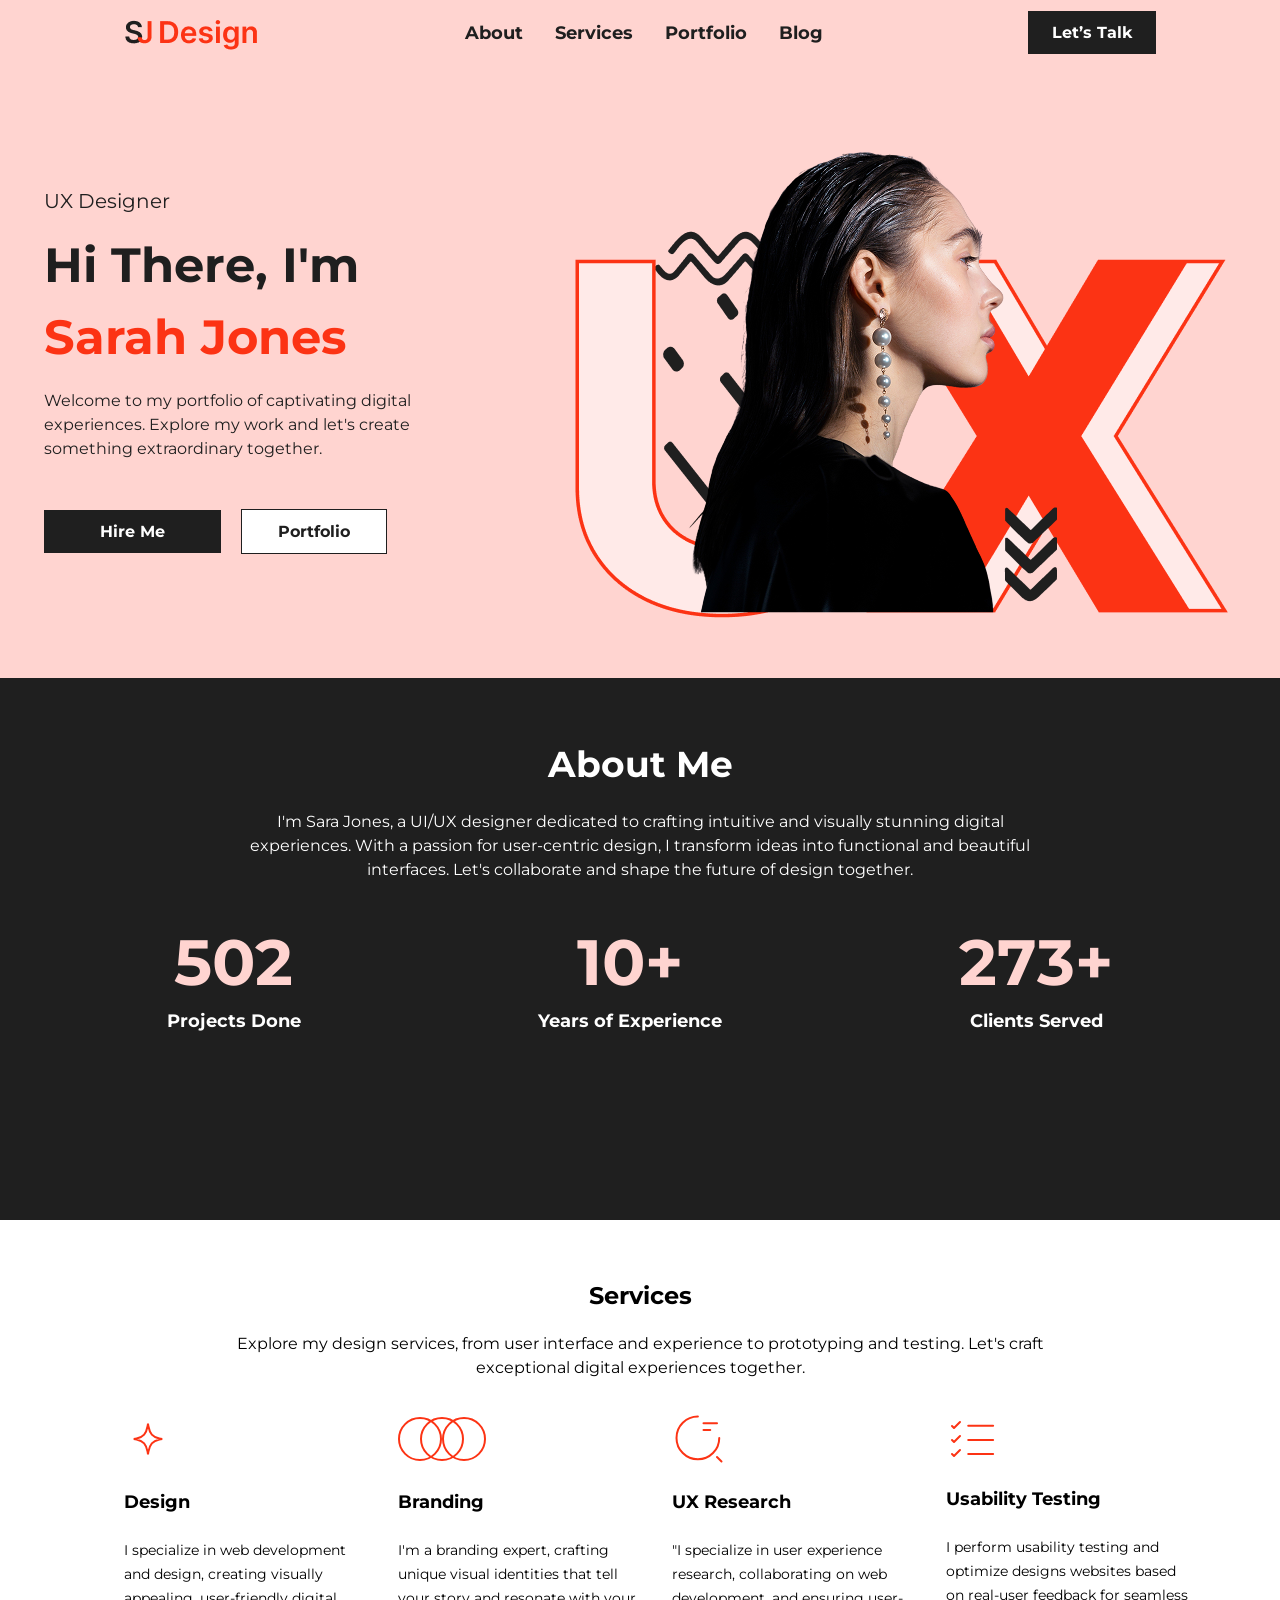
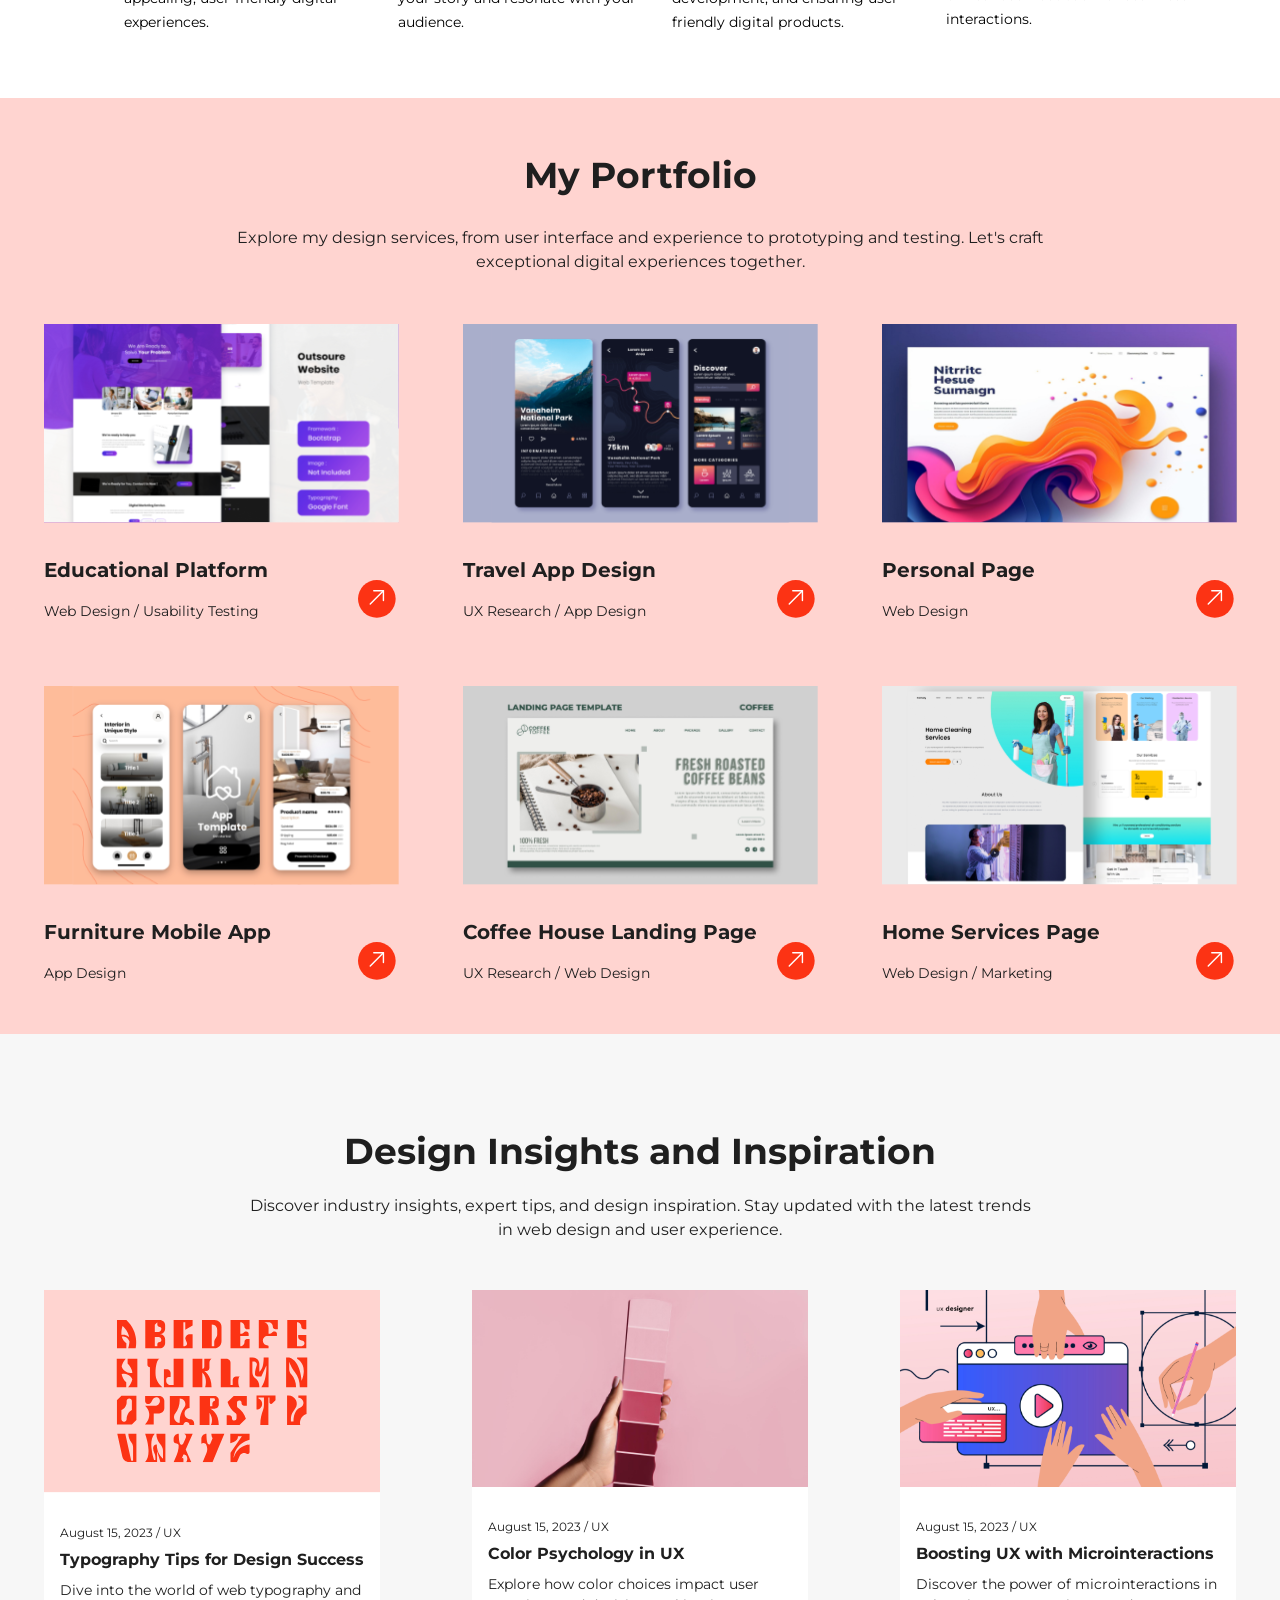
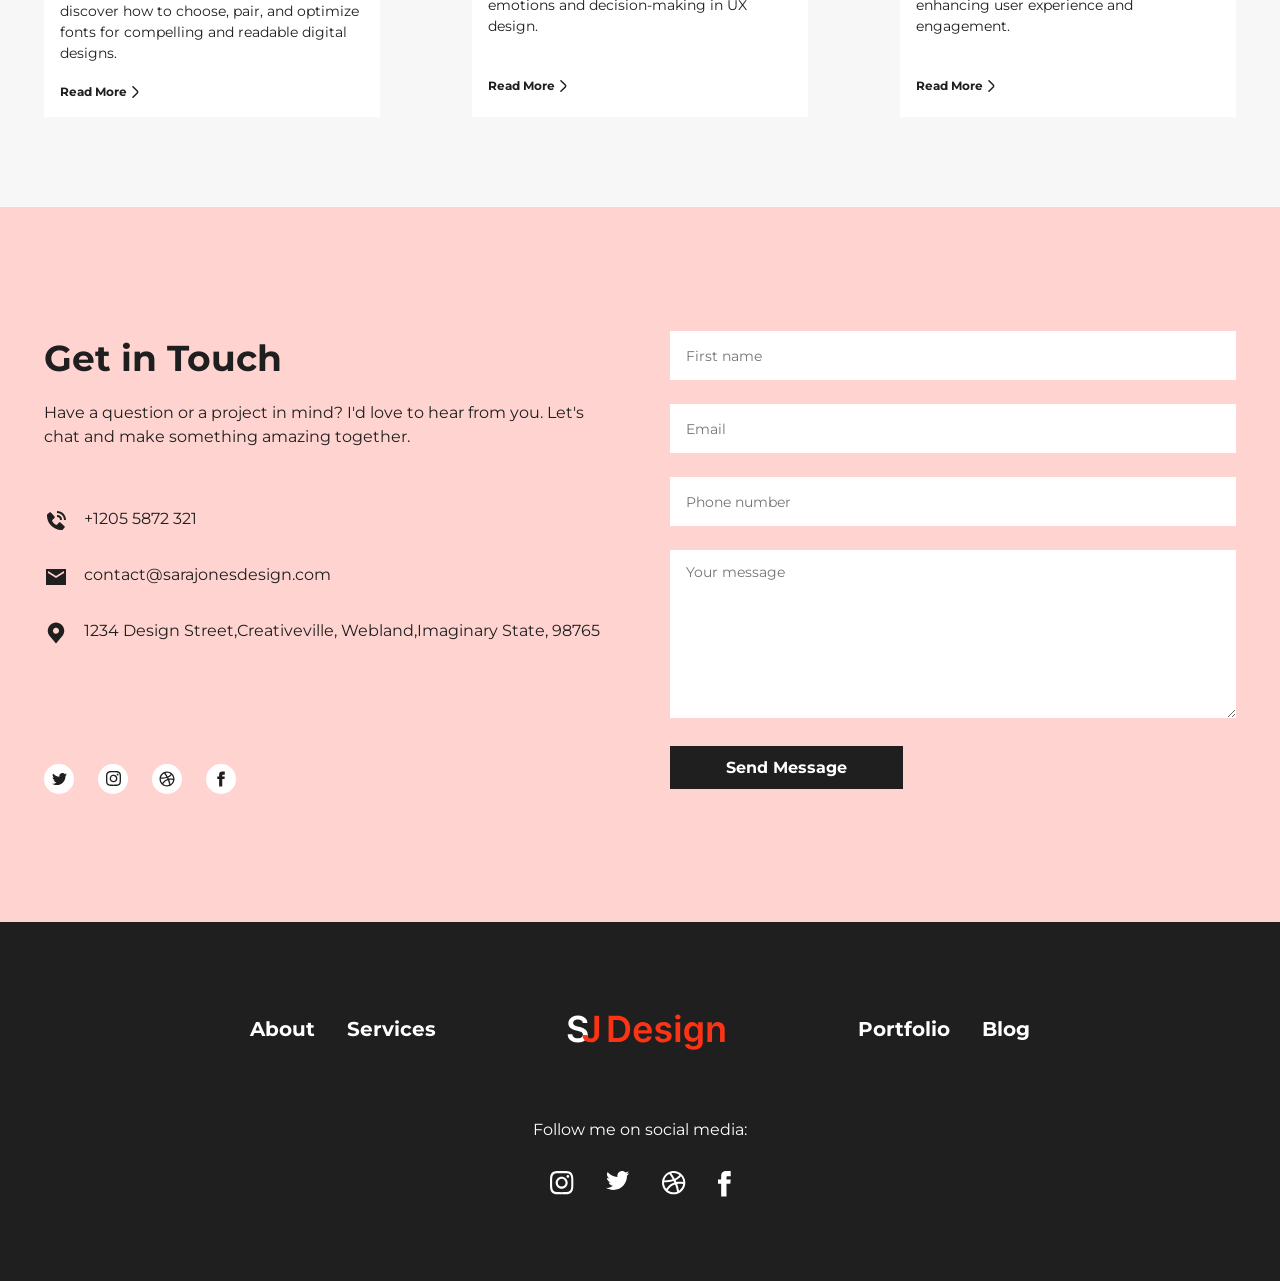
<file: index.html>
<!DOCTYPE html>
<html lang="pt-BR">

<head>
    <meta charset="UTF-8">
    <meta name="viewport" content="width=device-width, initial-scale=1.0">
    <meta name="keywords" content="HTML and CSS">
    <meta name="description" content="Projeto em grupo curso de desenvolvedor Front-end SENAI">
    <meta name="author"
        content="Henrique Picoli Belato, João Vitor Aguiar, Julio Alves dos Santos and Wesley Isidório da Silva">

    <link rel="preconnect" href="https://fonts.googleapis.com">
    <link rel="preconnect" href="https://fonts.gstatic.com" crossorigin>
    <link href="https://fonts.googleapis.com/css2?family=Montserrat:ital,wght@0,100..900;1,100..900&display=swap"
        rel="stylesheet">

    <link rel="stylesheet" href="./src/styles/style.css">
    <link rel="shortcut icon" href="./src/assets/images/Logo.svg" type="image/x-icon">

    <title>SJ Design</title>
</head>

<body>

    <header>
        <img src="./src/assets/images/Logo.png" alt="logo">

        <nav class="nav-header">
            <ul>
                <li><a href="" class="nav-header-item">About</a></li>
                <li><a href="" class="nav-header-item">Services</a></li>
                <li><a href="" class="nav-header-item">Portfolio</a></li>
                <li><a href="" class="nav-header-item">Blog</a></li>
            </ul>
        </nav>

        <nav class="container-btn-header">
            <a href="" class="btn-header-talk">Let’s Talk</a>

        </nav>
    </header>

    <main>

        <div class="content-main">

            <div class="container-main">

                <span class="span-main">UX Designer</span>

                <h1>Hi There, I'm
                    <span class="span-h1">Sarah Jones</span>
                </h1>

                <p>Welcome to my portfolio of captivating digital experiences. Explore my work and let's create
                    something extraordinary together.</p>

            </div>

            <nav class="nav-main">

                <a href="" class="btn-main-hire">Hire Me</a>
                <a href="" class="btn-main-portfolio">Portfolio</a>

            </nav>

        </div>

        <img src="./src/assets/images/image Sarah JOnes.png" alt="sarah Jones picture">

    </main>

    <section class="section-about">

        <div class="about-container">
            <div class="about-content">


                <h2>About Me</h2>

                <p>I'm Sara Jones, a UI/UX designer dedicated to crafting intuitive and visually stunning digital
                    experiences.
                    With
                    a passion for user-centric design, I transform ideas into functional and beautiful interfaces. Let's
                    collaborate
                    and shape the future of design together.</p>
            </div>

            <div class="about-numbers">
                <div class="about-numbers-card">

                    <h3>502</h3>
                    <p>Projects Done</p>
                    </h3>
                </div>
                <div class="about-numbers-card">
                    <h3>10+</h3>
                    <p>Years of Experience</p>
                    </h3>
                </div>
                <div class="about-numbers-card">
                    <h3>273+</h3>
                    <p>Clients Served</p>
                    </h3>
                </div>
            </div>

        </div>
    </section>

    <section class="section-services">
        <div class="services-container">
            <div class="services-content">
                <h2>Services</h2>
                <p>Explore my design services, from user interface and experience to prototyping and testing. Let's
                    craft exceptional digital experiences together.</p>
            </div>

            <div class="services-container-card">
                <div class="services-card-content">
                    <img class="icon-services" src="./src/assets/images/Vector.svg" alt="">
                    <h3>Design</h3>
                    <p>I specialize in web development and design, creating visually appealing, user-friendly
                        digital experiences.</p>
                </div>


                <div class="services-card-content">
                    <img class="icon-services" src="./src/assets/images/branding.svg" alt="">
                    <h3>Branding</h3>
                    <p>I'm a branding expert, crafting unique visual identities that tell your story and
                        resonate with your audience.</p>
                </div>


                <div class="services-card-content">
                    <img class="icon-services" src="./src/assets/images/ux research.svg" alt="">
                    <h3>UX Research</h3>
                    <p>"I specialize in user experience research, collaborating on web development, and ensuring
                        user-friendly digital products.</p>
                </div>

                <div class="services-card-content">
                    <img class="icon-services" src="./src/assets/images/task.svg" alt="">
                    <h3>Usability Testing</h3>
                    <p>I perform usability testing and optimize designs websites based on real-user feedback for
                        seamless interactions.</p>
                </div>
            </div>
        </div>
    </section>

    <section class="section-portfolio">

        <div class="content-portfolio">

            <h2>My Portfolio</h2>

            <p>Explore my design services, from user interface and experience to prototyping and testing. Let's craft
                exceptional digital experiences together.</p>

        </div>

        <div class="container-portfolio">

            <div class="card-portfolio">

                <img src="./src/assets/images/educational_platform.svg" alt="Educational Platform" loading="lazy">

                <div class="content-card-portfolio">

                    <div class="description-card-portfolio">

                        <h3>Educational Platform</h3>

                        <p>Web Design / Usability Testing</p>

                    </div>

                    <a href="" class="btn-portfolio"><img src="./src/assets/images/btn-portfolio.svg" alt="Enviar"></a>

                </div>

            </div>

            <div class="card-portfolio">

                <img src="./src/assets/images/travel_app_design.svg" alt="Travel App Design" loading="lazy">

                <div class="content-card-portfolio">

                    <div class="description-card-portfolio">

                        <h3>Travel App Design</h3>

                        <p>UX Research / App Design </p>

                    </div>

                    <a href="" class="btn-portfolio"><img src="./src/assets/images/btn-portfolio.svg" alt="Enviar"></a>

                </div>

            </div>

            <div class="card-portfolio">

                <img src="./src/assets/images/personal_page.svg" alt="Personal Page" loading="lazy">

                <div class="content-card-portfolio">

                    <div class="description-card-portfolio">

                        <h3>Personal Page</h3>

                        <p>Web Design</p>

                    </div>

                    <a href="" class="btn-portfolio"><img src="./src/assets/images/btn-portfolio.svg" alt="Enviar"></a>

                </div>

            </div>

            <div class="card-portfolio">

                <img src="./src/assets/images/furniture_mobile_app.svg" alt="Furniture Mobile App" loading="lazy">

                <div class="content-card-portfolio">

                    <div class="description-card-portfolio">

                        <h3>Furniture Mobile App</h3>

                        <p>App Design </p>

                    </div>

                    <a href="" class="btn-portfolio"><img src="./src/assets/images/btn-portfolio.svg" alt="Enviar"></a>

                </div>

            </div>

            <div class="card-portfolio">

                <img src="./src/assets/images/coffee_house_landing_page.svg" alt="Coffee House Landing Page"
                    loading="lazy">

                <div class="content-card-portfolio">

                    <div class="description-card-portfolio">

                        <h3>Coffee House Landing Page</h3>

                        <p>UX Research / Web Design </p>

                    </div>

                    <a href="" class="btn-portfolio"><img src="./src/assets/images/btn-portfolio.svg" alt="Enviar"></a>

                </div>

            </div>

            <div class="card-portfolio">

                <img src="./src/assets/images/home_services_page.svg" alt="Home Services Page" loading="lazy">

                <div class="content-card-portfolio">

                    <div class="description-card-portfolio">

                        <h3>Home Services Page</h3>

                        <p>Web Design / Marketing</p>

                    </div>

                    <a href="" class="btn-portfolio"><img src="./src/assets/images/btn-portfolio.svg" alt="Enviar"></a>

                </div>

            </div>

        </div>

    </section>

    <section class="section-desing">

        <div class="content-design">

            <h2>Design Insights and Inspiration</h2>

            <p>Discover industry insights, expert tips, and design inspiration. Stay updated with the latest trends in
                web design and user experience.</p>

        </div>

        <div class="container-design">

            <div class="card-design">

                <img src="./src/assets/images/typography.svg" alt="Typography Tips for Design Success" loading="lazy">

                <div class="content-card-design">

                    <div class="group-card-design">

                        <span class="date-design">August 15, 2023 / UX</span>

                        <h3>Typography Tips for Design Success</h3>

                        <p>Dive into the world of web typography and discover how to choose, pair, and optimize fonts
                            for compelling and readable digital designs.</p>

                    </div>

                    <a href="" class="read-more-design">
                        Read More
                        <img src="./src/assets/images/arrow-design.svg" alt="Ler mais" class="arrow-design">
                    </a>

                </div>

            </div>

            <div class="card-design">

                <img src="./src/assets/images/color_psy.svg" alt="Color Psychology in UX" loading="lazy">

                <div class="content-card-design">

                    <div class="group-card-design">

                        <span class="date-design">August 15, 2023 / UX</span>

                        <h3>Color Psychology in UX</h3>

                        <p>Explore how color choices impact user emotions and decision-making in UX design.</p>

                    </div>

                    <a href="" class="read-more-design">
                        Read More
                        <img src="./src/assets/images/arrow-design.svg" alt="Ler mais" class="arrow-design">
                    </a>

                </div>

            </div>

            <div class="card-design">

                <img src="./src/assets/images/boosting_ux.svg" alt="Boosting UX with Microinteractions" loading="lazy">

                <div class="content-card-design">

                    <div class="group-card-design">

                        <span class="date-design">August 15, 2023 / UX</span>

                        <h3>Boosting UX with Microinteractions</h3>

                        <p>Discover the power of microinteractions in enhancing user experience and engagement.</p>

                    </div>

                    <a href="" class="read-more-design">
                        Read More
                        <img src="./src/assets/images/arrow-design.svg" alt="Ler mais" class="arrow-design">
                    </a>

                </div>

            </div>

        </div>

    </section>

    <section class="section-contact">
        <div class="container-contact">
            <div class="content-contact">
                <h2>Get in Touch</h2>
                <p>Have a question or a project in mind? I'd love to hear from you. Let's chat and make something
                    amazing together.</p>
            </div>

            <div class="contact-js-design">
                <div class="js-design">
                    <div class="contact">
                        <img src="./src/assets/images/bxs_phone-call.svg" alt=" phone call image">
                        <div class="js-design">
                            <p>+1205 5872 321</p>
                        </div>
                    </div>
                    <div class="contact">
                        <img src="./src/assets/images/ic_sharp-email.svg" alt="Email image">
                        <div class="js-design">
                            <p>contact@sarajonesdesign.com</p>
                        </div>
                    </div>
                    <div class="contact">
                        <img src="./src/assets/images/carbon_location-filled.svg" alt="filder image">
                        <div class="js-design">
                            <p>1234 Design Street,Creativeville, Webland,Imaginary State, 98765</p>
                        </div>
                    </div>
                </div>
                <div class="social-midia">
                    <a href=""><img src="./src/assets/images/Group 1000001749.svg" alt=""></a>
                    <a href=""><img src="./src/assets/images/Group 1000001750 (1).svg" alt=""></a>
                    <a href=""><img src="./src/assets/images/Frame 110.svg" alt=""></a>
                    <a href=""><img src="./src/assets/images/Frame 109.svg" alt=""></a>
                </div>
            </div>
        </div>
        <div class="conatiner-email">
            <input type="text" placeholder="First name" required>
            <input type="text" placeholder="Email" required>
            <input type="text" placeholder="Phone number" required>

            <div class="active-email">
                <textarea name="" id="" placeholder="Your message" required></textarea>
            </div>

            <div class="send">
                <button type="submit">Send Message</button>
            </div>
        </div>
    </section>

    <footer>
        <div class="conatiner-footer">
            <div class="container-follow-us">
                <div class="content-footer">
                    <a href="">About</a>
                    <a href="">Services</a>
                </div>
                <img src="./src/assets/images/Logo.svg" alt="company logo sj design">
                <div class="content-footer">
                    <a href="">Portfolio</a>
                    <a href="">Blog</a>
                </div>
            </div>
            <div class="conteiner-social-midia-footer">
                <div class="content-social-midia-footer">
                    <p>Follow me on social media:</p>
                </div>
                <div class="footer-midia-social">
                    <a href=""><img src="./src/assets/images/Instagram.svg" alt="logo Instagram"></a>
                    <a href=""><img src="./src/assets/images/Twitter.svg" alt="logo Twitter"></a>
                    <a href=""><img src="./src/assets/images/Dribbble.svg" alt="logo Dribbble"></a>
                    <a href=""><img src="./src/assets/images/Facebook.svg" alt="logo Facebook"></a>
                </div>
            </div>
        </div>
    </footer>

</body>

</html>
</file>
<file: src/styles/style.css>
@import url(global.css);

header {
    display: flex;
    justify-content: space-between;
    align-items: center;
    padding: 10px 124px;
    background-color: var(--color-pink);
}

.nav-header ul {
    display: flex;
    gap: 32px;
    list-style: none;
}

.nav-header-item {
    font-size: var(--font-size-b-large);
    font-family: var(--font-family-montserrat);
    font-weight: bold;
    color: var(--color-dark);
    text-decoration: none;
    transition: 0.5s;
}

.nav-header-item:hover {
    color: var(--color-red);
}

.btn-header-talk {
    color: var(--color-white);
    background-color: var(--color-dark);
    padding: 12px 24px;
    font-family: var(--font-family-montserrat);
    font-size: var(--font-size-b-medium);
    font-weight: bold;
    text-decoration: none;
    transition: 0.3s;
}

.btn-header-talk:hover {
    background-color: var(--color-red);
    border-radius: 25px;
}

.nav-header ul li {
    transition: 0.5s;
}

.nav-header ul li:hover {
    transform: scale(1.02);
}

main {
    display: flex;
    justify-content: center;
    align-items: center;
    padding: 60px 124px;
    gap: 48px;
    background-color: var(--color-pink);
}

.content-main {
    display: flex;
    flex-direction: column;
    gap: 48px;
}

.container-main {
    display: flex;
    flex-direction: column;
    gap: 16px;

}

.span-main {
    display: flex;
    align-self: self-start;
    color: var(--color-dark);
    font-family: var(--font-family-montserrat);
    font-size: var(--font-size-b-xlarge);

}

h1 {
    color: var(--color-dark);
    font-family: var(--font-family-montserrat);
    font-weight: bold;
    font-size: var(--font-size-heading2);
    width: 457px;
    line-height: 150%;
}

.span-h1 {
    color: var(--color-red);
}

.container-main p {
    color: var(--color-dark);
    font-family: var(--font-family-montserrat);
    font-size: var(--font-size-b-medium);
    width: 457px;
    line-height: 150%;
}

.nav-main {
    display: flex;
    align-items: center;
    gap: 20px;
}

.btn-main-hire {
    background-color: var(--color-dark);
    font-family: var(--font-family-montserrat);
    font-size: var(--font-size-b-medium);
    font-weight: bold;
    color: var(--color-white);
    text-decoration: none;
    gap: 20px;
    padding: 12px 56px;
    transition: 0.3s;
}

.btn-main-hire:hover {
    background-color: var(--color-red);
}

.btn-main-portfolio {
    background-color: var(--color-white);
    font-family: var(--font-family-montserrat);
    font-size: var(--font-size-b-medium);
    font-weight: bold;
    color: var(--color-dark);
    text-decoration: none;
    gap: 20px;
    padding: 12px 36px;
    border: 1px solid var(--color-dark);
    transition: 0.3s;
}

.btn-main-portfolio:hover {
    background-color: var(--color-dark);
    color: var(--color-white);
}

.section-about {
    padding: 64px 80px 188px;
    background-color: var(--color-dark);
    display: flex;
    flex-direction: column;
    gap: 32px;
}

.about-container {
    display: flex;
    flex-direction: column;
    gap: 32px;
}

.about-content {
    font-family: var(--font-family-montserrat);
    color: var(--color-white);
    display: flex;
    justify-content: center;
    text-align: center;
    align-items: center;
    flex-direction: column;
    gap: 24px;
}

.about-content h2 {
    font-weight: bold;
    font-size: var(--font-size-heading3);
}

.about-content p {
    width: 810px;
    font-size: var(--font-size-b-medium);
    line-height: 150%;
}

.about-numbers {
    font-family: var(--font-family-montserrat);
    display: flex;
    align-items: center;
    justify-content: space-around;
    text-align: center;
    gap: 64px;
}

.about-numbers-card h3 {
    font-size: var(--font-size-heading1);
    font-weight: bold;
    color: var(--color-pink);
    line-height: 150%;
}

.about-numbers-card p {
    color: var(--color-white);
    font-size: var(--font-size-b-large);
    font-weight: bold;
}

.section-services {
    padding: 64px 124px;
    line-height: 150%;
}

.services-container {
    display: flex;
    flex-direction: column;
    gap: 32px;
}

.services-content {
    display: flex;
    text-align: center;
    align-items: center;
    justify-content: center;
    flex-direction: column;
    gap: 24px;
    font-family: var(--font-family-montserrat);
}


.services-content p {
    width: 810px;
    line-height: 150%;
}

.services-container-card {
    display: flex;
    justify-content: space-between;
    align-items: center;
    font-family: var(--font-family-montserrat);
    gap: 32px;
}


.services-card-content {
    display: flex;
    flex-direction: column;
    gap: 24px;
}

.services-card-content h3 {
    font-size: var(--font-size-b-large);
    font-weight: bold;
}

.services-card-content p {
    width: 242px;
    font-size: var(--font-size-b-small);
}

.icon-services {
    align-self: self-start;
}

.section-portfolio {
    display: flex;
    flex-direction: column;
    align-items: center;
    gap: 50px;
    padding: 50px 124px;
    background-color: var(--color-pink);
}

.content-portfolio {
    display: flex;
    flex-direction: column;
    align-items: center;
    gap: 24px;
    text-align: center;
}

.content-portfolio h2 {
    color: var(--color-dark);
    font-family: var(--font-family-montserrat);
    font-size: var(--font-size-heading3);
    font-weight: bold;
    line-height: 150%;
}

.content-portfolio p {
    width: 810px;
    color: var(--color-dark);
    font-family: var(--font-family-montserrat);
    font-size: var(--font-size-b-medium);
    line-height: 150%;
}

.container-portfolio {
    display: grid;
    grid-template-columns: repeat(3, 2fr);
    gap: 64px;
}

.card-portfolio {
    display: flex;
    flex-direction: column;
    gap: 32px;
    transition: 0.5s;
}

.card-portfolio:hover {
    transform: translateY(-5px);
    box-shadow: 2px 1px 5px 0 var(--color-red);
}

.content-card-portfolio {
    display: flex;
    justify-content: space-between;
    align-items: flex-end;
    padding: 0 3px 0 0;
}

.description-card-portfolio {
    display: flex;
    flex-direction: column;
    gap: 16px;
}

.description-card-portfolio h3 {
    color: var(--color-dark);
    font-family: var(--font-family-montserrat);
    font-size: var(--font-size-b-xlarge);
    font-weight: bold;
    line-height: 150%;
}

.description-card-portfolio p {
    color: var(--color-dark);
    font-family: var(--font-family-montserrat);
    font-size: var(--font-size-b-small);
    line-height: 150%;
}

.btn-portfolio {
    transition: 0.5s;
}

.btn-portfolio:hover {
    transform: translate(3px, -3px);
}

.section-desing {
    display: flex;
    flex-direction: column;
    align-items: center;
    gap: 48px;
    padding: 90px 124px;
    background-color: var(--color-grey);
}

.content-design {
    display: flex;
    flex-direction: column;
    align-items: center;
    gap: 16px;
    text-align: center;
}

.content-design h2 {
    color: var(--color-dark);
    font-family: var(--font-family-montserrat);
    font-size: var(--font-size-heading3);
    font-weight: bold;
    line-height: 150%;
}

.content-design p {
    width: 799px;
    color: var(--color-dark);
    font-family: var(--font-family-montserrat);
    font-size: var(--font-size-b-medium);
    line-height: 150%;
}

.container-design {
    display: flex;
    justify-content: space-between;
    width: 1192px;
}

.card-design {
    display: flex;
    flex-direction: column;
    gap: 32px;
    background-color: var(--color-white);
    transition: 0.5s;
}

.card-design:hover {
    transform: scale(1.01);
    box-shadow: 0 0 5px 0 var(--color-m-grey);
}

.content-card-design {
    display: flex;
    flex-direction: column;
    align-items: flex-start;
    justify-content: space-between;
    padding: 0px 16px 16px 16px;
    height: 192px;
}

.group-card-design {
    display: flex;
    flex-direction: column;
    gap: 8px;
}

.date-design {
    color: var(--color-dark);
    font-family: var(--font-family-montserrat);
    font-size: var(--font-size-b-xsmal);
    line-height: 150%s;
}

.group-card-design h3 {
    width: 304px;
    color: var(--color-dark);
    font-family: var(--font-family-montserrat);
    font-size: var(--font-size-b-medium);
    font-weight: bold;
    line-height: 150%;
}

.group-card-design p {
    width: 304px;
    color: var(--color-dark);
    font-family: var(--font-family-montserrat);
    font-size: var(--font-size-b-small);
    line-height: 150%;
}

.read-more-design {
    display: flex;
    align-items: center;
    color: var(--color-dark);
    font-family: var(--font-family-montserrat);
    font-size: var(--font-size-b-xsmal);
    font-weight: bold;
    text-decoration: none;
    line-height: 150%;
}

.arrow-design {
    transition: 0.5s;
}

.read-more-design:hover {
    .arrow-design {
        transform: translateX(5px);
    }
}

.section-contact {
    display: flex;
    padding: 124px 0;
    gap: 60px;
    justify-content: center;
    background-color: var(--color-pink)
}

.container-contact {
    display: flex;
    flex-direction: column;
    gap: 60px;
}

.content-contact {
    display: flex;
    flex-direction: column;
    gap: 16px;
}

.content-contact h2 {
    color: var(--color-dark);
    font-family: var(--font-family-montserrat);
    font-size: var(--font-size-heading3);
    width: 566px;
    line-height: 150%;
}

.content-contact p {
    color: var(--color-dark);
    font-family: var(--font-family-montserrat);
    font-size: var(--font-size-b-medium);
    width: 566px;
    line-height: 150%;
}

.contact-js-design {
    display: flex;
    flex-direction: column;
    gap: 119px;
}

.js-design {
    display: flex;
    flex-direction: column;
    gap: 32px;
}

.contact {
    display: flex;
    gap: 16px;
}

.contact p {
    color: var(--color-dark);
    font-family: var(--font-family-montserrat);
    font-size: var(--font-size-b-medium);
    width: 291;
}

.social-midia {
    display: flex;
    gap: 24px;
}

.conatiner-email {
    display: flex;
    flex-direction: column;
    gap: 24px;
    width: 566px;
}

.conatiner-email input {
    height: 49px;
    padding: 14px 16px;
    font-family: var(--font-family-montserrat);
    font-size: var(--font-size-b-small);

}

.active-email textarea {
    width: 566px;
    height: 168px;
    padding: 13px 16px;
    font-family: var(--font-family-montserrat);
    font-size: var(--font-size-b-small);
}

.send {
    display: flex;
    gap: 32px;
}

.send button {
    padding: 12px 56px;
    background-color: var(--color-dark);
    color: var(--color-white);
    font-family: var(--font-family-montserrat);
    font-weight: bold;
    font-size: var(--font-size-b-medium);
    text-decoration: none;
    cursor: pointer;
    transition: 0.3s;
}

.send button:hover {
    background-color: var(--color-red);

}

footer {
    background-color: var(--color-dark);
    padding: 80px 0px;
}

.conatiner-footer {
    display: flex;
    flex-direction: column;
    align-items: center;
    gap: 64px;
}

.container-follow-us {
    display: flex;
    justify-content: center;
    align-items: center;
    gap: 130px
}

.content-footer {
    display: flex;
    gap: 32px;
}

.content-footer a {
    color: var(--color-white);
    text-decoration: none;
    font-family: var(--font-family-montserrat);
    font-size: var(--font-size-b-xlarge);
    font-weight: bold;
    transition: 0.3s;
}

.content-footer a:hover {
    transform: scale(1.02);
    color: var(--color-red);
}


.conteiner-social-midia-footer {
    display: flex;
    flex-direction: column;
    align-items: center;
    gap: 32px;
}

.content-social-midia-footer p {
    color: var(--color-white);
    font-size: var(--font-size-b-medium);
    font-family: var(--font-family-montserrat);
}

.footer-midia-social {
    display: flex;
    gap: 32px;
}
</file>
